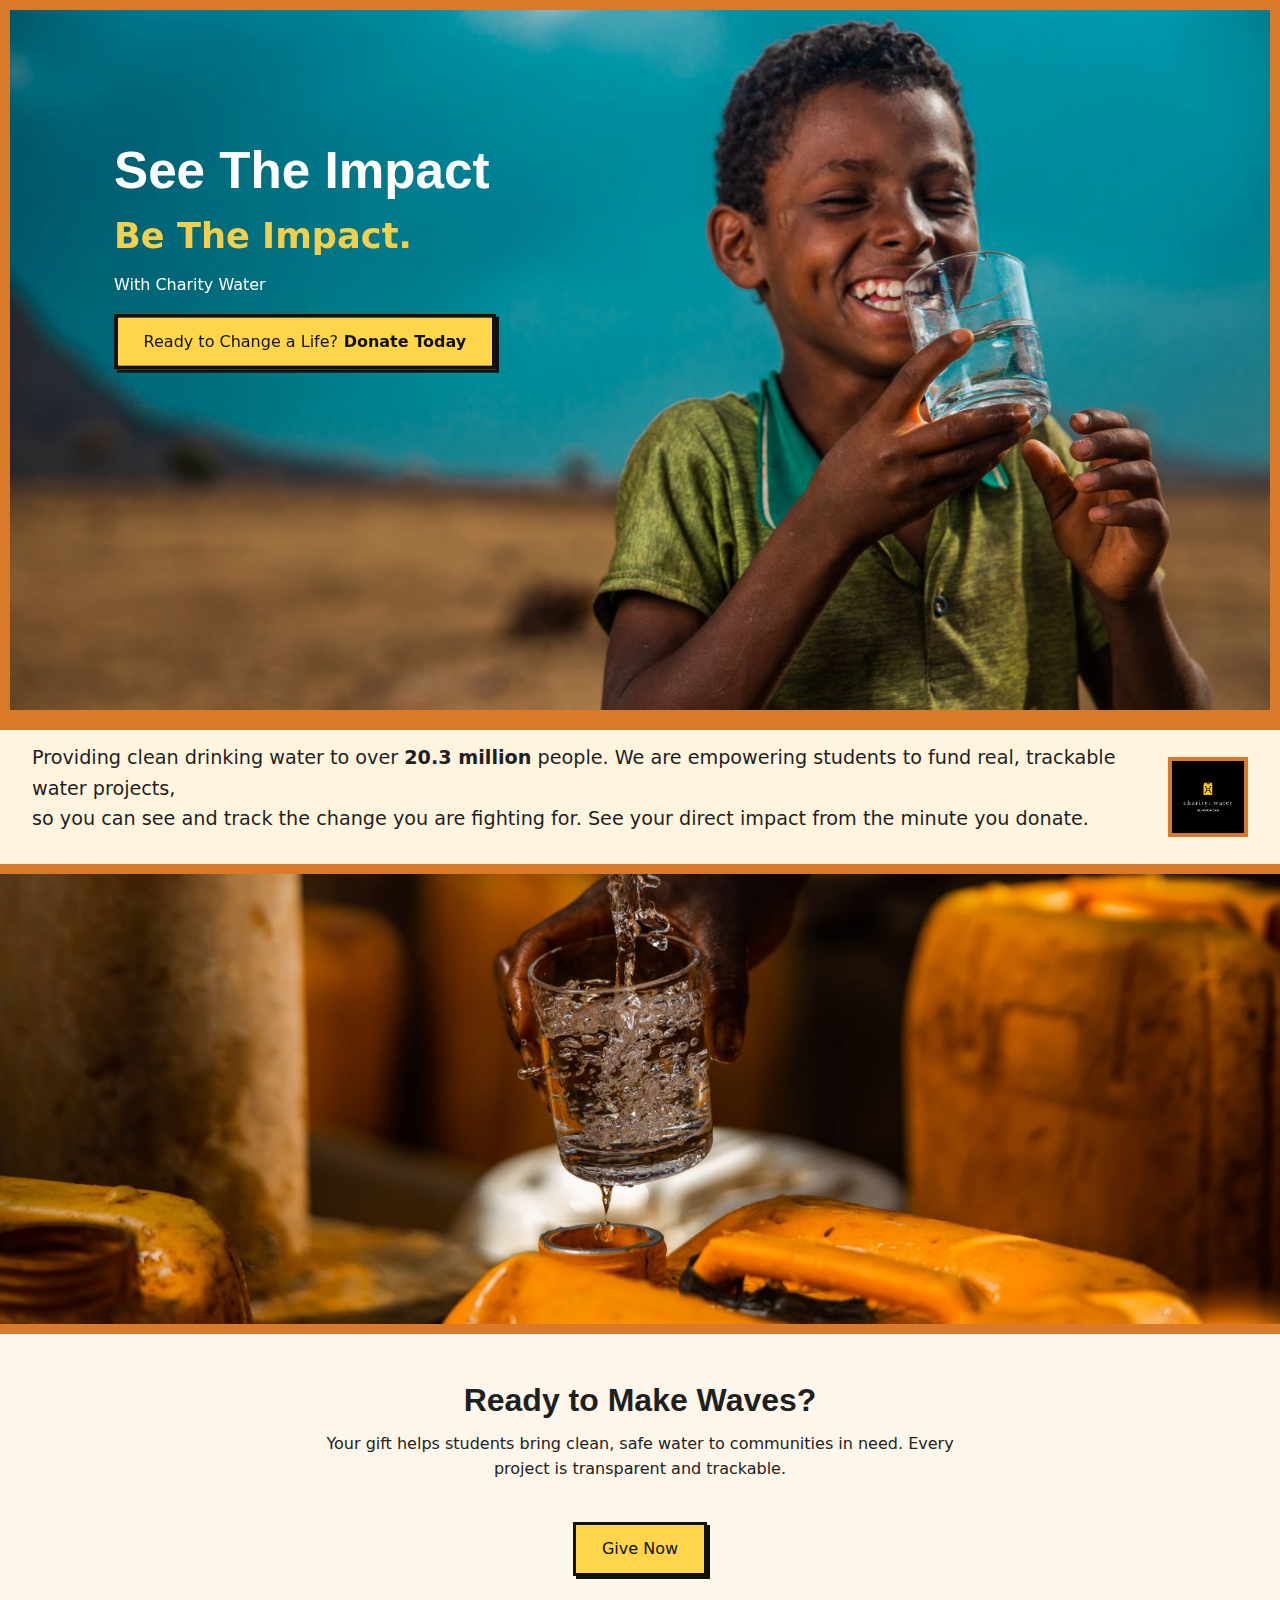
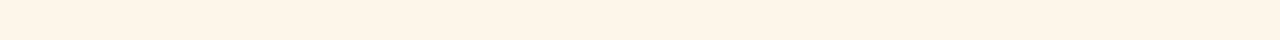
<file: index.html>
<!DOCTYPE html>
<html lang="en">
<head>
  <meta charset="UTF-8" />
  <title>See The Impact</title>
  <meta name="viewport" content="width=device-width, initial-scale=1.0" />
  <link rel="stylesheet" href="styles.css" />
  <meta name="description" content="See The Impact — support student-led, trackable water projects." />
</head>
<body>

  <!-- HERO SECTION -->
  <header class="hero">
    <div class="hero-overlay"></div>

    <!-- hero image (fills area; cropping/positioning handled by CSS) -->
    <img class="hero-img" src="images/hero-water.jpg" alt="Students collecting clean water" />

    <div class="hero-content">
      <h1>See The Impact</h1>
      <p class="hero-caption">Be The Impact.</p>
      <p class="hero-subtitle">With Charity Water</p>

      <a href="#donate" class="cta-button">
        <span class="cta-strap">Ready to Change a Life?</span>
        <strong class="cta-main">Donate Today</strong>
      </a>
    </div>
  </header>

  <!-- IMPACT MESSAGE BAND -->
  <section class="impact-band">
    <div class="impact-inner">
      <div class="impact-content">
        <p>
          Providing clean drinking water to over <strong>20.3 million</strong> people. We are empowering students to fund real, trackable water projects,<br>
          so you can see and track the change you are fighting for. See your direct impact from the minute you donate.
        </p>
      </div>
      <div class="impact-square">
        <img src="images/impact-square.jpg" alt="Water impact" />
      </div>
    </div>
  </section>

  <!-- SECOND IMAGE STRIP -->
  <section class="image-strip">
    <!-- secondary strip image (optional) -->
    <img class="strip-img" src="images/water-tap.jpg" alt="Water tap" />
  </section>

  <!-- SIMPLE DONATE SECTION (ANCHOR FOR BUTTON) -->
  <section id="donate" class="donate-section">
    <h2>Ready to Make Waves?</h2>
    <p>
      Your gift helps students bring clean, safe water to communities in need.
      Every project is transparent and trackable.
    </p>
    <a href="#" class="cta-button secondary">
      <span class="cta-strap">Give Now</span>
    </a>
  </section>

</body>
</html>
</file>
<file: styles.css>
/* ==== BASIC RESET ==== */
* {
  margin: 0;
  padding: 0;
  box-sizing: border-box;
}

body {
  font-family: system-ui, -apple-system, BlinkMacSystemFont, "Segoe UI", Arial,
    sans-serif;
  background-color: #fdf6ea;
  color: #222;
}

/* ==== COLOR PALETTE (TWEAK AS NEEDED) ==== */
:root {
  --brand-teal: #0097a7;
  --brand-yellow: #ffd54a;
  --brand-yellow-dark: #f4b400;
  --brand-cream: #fff4de;
  --brand-border: #d87a2a;
  --text-dark: #1f1f1f;
  --hero-height: 80vh; /* Return to original hero height */
}

/* ==== HERO SECTION ==== */
.hero {
  position: relative;
  min-height: var(--hero-height);
  overflow: hidden;
  border: 10px solid var(--brand-border);
}

/* background image as an <img> so we can use object-fit:contain */
.hero-img {
  position: absolute;
  inset: 0;
  width: 100%;
  height: 100%;
  object-fit: cover; /* fill area; we'll align to the top to crop bottom only */
  object-position: center top; /* keep top visible, crop bottom as needed */
  filter: brightness(0.98);
  /* slight scale to crop just a little and refit visually */
  transform: scale(1.01); /* Minimal scale to show almost the full image */
  transform-origin: center top;
  will-change: transform;
  z-index: 0;
}

/* give the hero a neutral background color so letterboxing looks intentional */
.hero { background-color: var(--brand-cream); }

/* teal overlay to match your Canva vibe */
.hero-overlay {
  position: absolute;
  inset: 0;
  background: linear-gradient(
    to right,
    rgba(0, 151, 167, 0.9),
    rgba(0, 151, 167, 0.5),
    rgba(0, 151, 167, 0)
  );
}

/* text content */
.hero-content {
  position: absolute;
  top: 35%; /* Move text higher up */
  left: 2rem; /* Keep aligned to the left */
  transform: translateY(-50%); /* Adjust for vertical centering */
  text-align: left; /* Maintain left alignment */
  max-width: 520px;
  padding: 3rem 1.5rem;
  margin-left: 3rem;
  color: #fff;
}

.cta-button {
  position: static;
  left: auto;
  bottom: auto;
  margin-left: 0;
}

/* ==== HEADINGS ==== */
h1, h2, h3 {
  font-family: "Montserrat", sans-serif;
  font-weight: 700;
  margin: 0 0 1rem;
  color: var(--text-dark);
}

h1 {
  font-size: clamp(2.4rem, 4vw, 3.4rem);
  margin-bottom: 0.5rem;
  color: #fff;
  text-shadow: none;
}

h2 {
  font-size: 2rem;
  margin-bottom: 0.75rem;
}

h3 {
  font-size: 1.5rem;
  margin-bottom: 0.5rem;
}

/* ==== TEXT STYLES ==== */
p {
  margin-bottom: 1rem;
  line-height: 1.6;
}

ul {
  list-style: none;
  padding-left: 1.2rem;
  margin-bottom: 1rem;
}

li {
  position: relative;
  padding-left: 1.2rem;
}

li:before {
  content: "✔️"; /* Checkmark bullet */
  position: absolute;
  left: 0;
  top: 0;
  color: var(--brand-yellow);
}

/* small caption under the main heading */
.hero-caption {
  font-size: 2.2rem !important; /* Medium size for 'Be The Impact' */
  font-weight: 700;
  margin-bottom: 0.5rem;
  color: var(--brand-yellow) !important; /* Change text color to yellow */
  opacity: 0.95;
}

/* ==== CTA BUTTON (YELLOW BAR STYLE) ==== */
.cta-button {
  display: inline-flex;
  flex-direction: row;
  align-items: center;
  gap: 0.35rem;
  padding: 0.9rem 1.6rem;
  font-size: 1rem;
  text-decoration: none;
  background-color: var(--brand-yellow);
  border: 4px solid #111;
  color: #111;
  font-weight: 500;
  box-shadow: 3px 3px 0 #111;
  transition: transform 0.12s ease, box-shadow 0.12s ease,
    background-color 0.12s ease;
}

.cta-button strong {
  font-weight: 700;
}

.cta-button:hover {
  background-color: var(--brand-yellow-dark);
  transform: translate(-2px, -2px);
  box-shadow: 5px 5px 0 #111;
}

/* secondary CTA style (bottom section) */
.cta-button.secondary {
  margin-top: 1rem;
  border-width: 3px;
}

/* ==== IMPACT BAND ==== */
.impact-band {
  background-color: var(--brand-cream);
  border-top: 10px solid var(--brand-border);
  border-bottom: 10px solid var(--brand-border);
  padding: 0.8rem 1rem; /* Reduce padding to make cream box smaller */
}

.impact-inner {
  max-width: 100%; /* Allow full width to fit text */
  margin: 0 auto;
  display: flex;
  align-items: center;
  gap: 2rem;
  font-size: 1.2rem; /* Increase font size to make text bigger */
  line-height: 1.4; /* Improve line height for readability */
  color: var(--text-dark);
  white-space: normal; /* Allow text to wrap to multiple lines */
  padding: 0 1rem; /* Add horizontal padding for better spacing */
}

/* Square box on the left */
.impact-square {
  flex-shrink: 0;
  width: 80px; /* Reduce square box size */
  height: 80px;
  background-color: var(--brand-teal);
  border: 4px solid var(--brand-border);
  overflow: hidden;
}

.impact-square img {
  width: 100%;
  height: 100%;
  object-fit: cover;
  object-position: center;
}

/* Text content area */
.impact-content {
  flex: 1;
  text-align: left; /* Align text to the left */
}

/* Make 'Be The Impact' text white */
.impact-inner strong {
  font-size: inherit; /* Keep same size as parent text */
  color: var(--text-dark); /* Set text color to black */
  font-weight: 700; /* Make it bold */
}

/* ==== SECOND IMAGE STRIP ==== */
.image-strip {
  border-bottom: 10px solid var(--brand-border);
  overflow: hidden;
  background-color: var(--brand-cream);
}

.strip-img {
  display: block;
  width: 100%;
  height: 450px; /* Keep the height as is */
  object-fit: cover; /* Crop the photo to fit within the box */
  object-position: center bottom; /* Focus back on the bottom of the photo */
  transform: none; /* Remove scaling to fit the full image */
}

/* Reduce scale on smaller screens to avoid over-cropping */
@media (max-width: 768px) {
  .hero-img, .strip-img { transform: none; }
}

/* ==== DONATE SECTION ==== */
.donate-section {
  padding: 3rem 1.5rem 4rem;
  text-align: center;
}

.donate-section h2 {
  font-size: 2rem;
  margin-bottom: 0.75rem;
}

.donate-section p {
  max-width: 640px;
  margin: 0.5rem auto 1.5rem;
  line-height: 1.6;
}

/* ==== RESPONSIVE TWEAKS ====*/
@media (max-width: 768px) {
  /* make the hero a bit shorter on tablet */
  .hero { min-height: 72vh; }

  .hero-content {
    margin-left: 1.5rem;
    padding: 2.5rem 1.25rem;
  }

  .image-strip-bg {
    height: 200px;
  }

  /* Impact band responsive */
  .impact-inner {
    flex-direction: column;
    gap: 1rem;
  }
  
  .impact-square {
    width: 60px; /* Smaller square for mobile */
    height: 60px;
  }
  
  .impact-content {
    text-align: center;
  }
}

@media (max-width: 480px) {
  .hero-content {
    margin-left: 1rem;
  }

  .cta-button {
    width: 100%;
    justify-content: center;
    text-align: center;
  }
}

/* Responsive tweaks */
@media (max-width:700px){
  .hero{min-height:62vh}
  .cta-button{padding:.7rem 1rem}
}

@media (max-width:480px){
  /* mobile: reduce hero height so users see content faster */
  .hero{min-height:56vh}
}

/* Utility: center content when needed */
.container{max-width:1100px;margin:0 auto;padding:0 1rem}

/* Accessibility: focus states */
.cta-button:focus{outline:3px solid rgba(255,255,255,0.18);outline-offset:3px}
</file>
